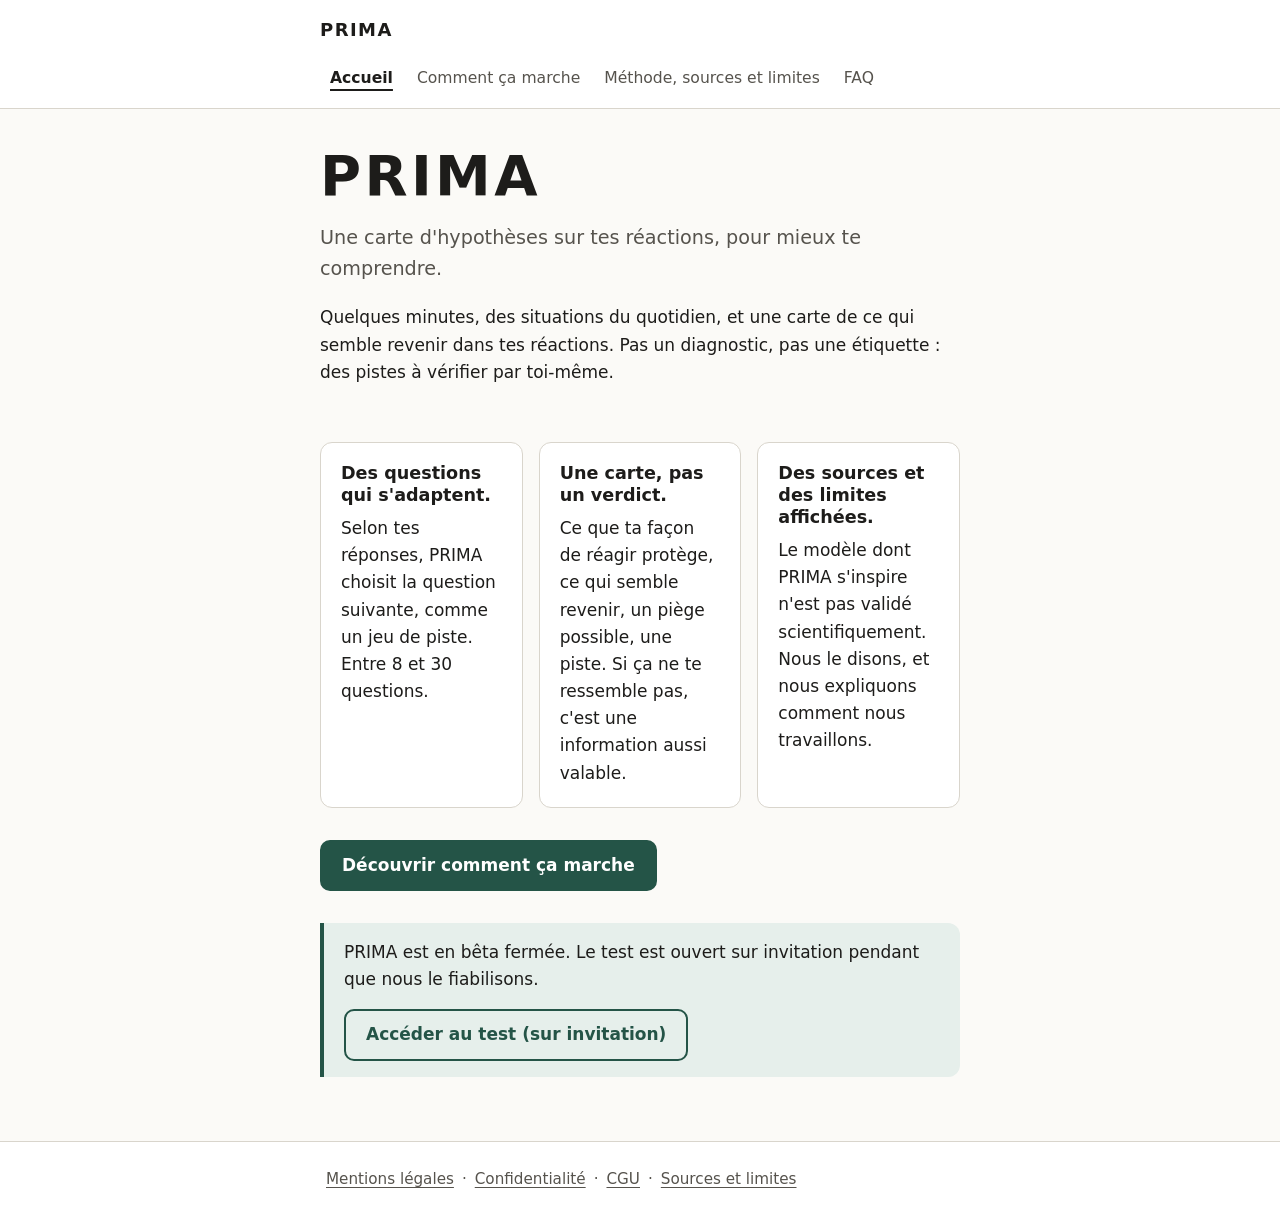
<file: index.html>
<!doctype html>
<html lang="fr">
<head>
  <meta charset="utf-8">
  <meta name="viewport" content="width=device-width, initial-scale=1">
  <meta name="robots" content="noindex, nofollow">
  <meta http-equiv="Content-Security-Policy" content="default-src 'none'; style-src 'self'; img-src 'self'; base-uri 'self'; form-action 'none'">
  <meta name="referrer" content="no-referrer">
  <title>PRIMA – Une carte d'hypothèses sur tes réactions</title>
  <meta name="description" content="PRIMA : une carte d'hypothèses sur tes réactions, pour mieux te comprendre. Pas un diagnostic.">
  <link rel="icon" href="assets/favicon.svg" type="image/svg+xml">
  <link rel="stylesheet" href="assets/style.css">
</head>
<body>
  <a class="skip" href="#contenu">Aller au contenu</a>
  <header class="site-header">
    <div class="wrap">
      <a class="brand" href="./">PRIMA</a>
      <nav class="main-nav" aria-label="Navigation principale">
        <ul>
          <li><a href="./" aria-current="page">Accueil</a></li>
          <li><a href="comment-ca-marche/">Comment ça marche</a></li>
          <li><a href="methode-sources-limites/">Méthode, sources et limites</a></li>
          <li><a href="faq/">FAQ</a></li>
        </ul>
      </nav>
    </div>
  </header>
  <main id="contenu" tabindex="-1">
    <div class="wrap">

      <section class="hero" aria-labelledby="titre">
        <h1 id="titre">PRIMA</h1>
        <p class="lede">Une carte d'hypothèses sur tes réactions, pour mieux te comprendre.</p>
        <p>Quelques minutes, des situations du quotidien, et une carte de ce qui semble revenir dans tes réactions. Pas un diagnostic, pas une étiquette : des pistes à vérifier par toi-même.</p>
      </section>

      <ul class="cards">
        <li class="card">
          <h2>Des questions qui s'adaptent.</h2>
          <p>Selon tes réponses, PRIMA choisit la question suivante, comme un jeu de piste. Entre 8 et 30 questions.</p>
        </li>
        <li class="card">
          <h2>Une carte, pas un verdict.</h2>
          <p>Ce que ta façon de réagir protège, ce qui semble revenir, un piège possible, une piste. Si ça ne te ressemble pas, c'est une information aussi valable.</p>
        </li>
        <li class="card">
          <h2>Des sources et des limites affichées.</h2>
          <p>Le modèle dont PRIMA s'inspire n'est pas validé scientifiquement. Nous le disons, et nous expliquons comment nous travaillons.</p>
        </li>
      </ul>

      <div class="actions">
        <a class="btn btn-primary" href="comment-ca-marche/">Découvrir comment ça marche</a>
      </div>

      <aside class="status" aria-label="État du projet">
        <p>PRIMA est en bêta fermée. Le test est ouvert sur invitation pendant que nous le fiabilisons.</p>
        <a class="btn btn-secondary" href="https://prima-passation-web.onrender.com" rel="noopener noreferrer">Accéder au test (sur invitation)</a>
      </aside>
    </div>
  </main>
  <footer class="site-footer">
    <nav class="wrap" aria-label="Pied de page">
      <ul>
        <li><a href="mentions-legales/">Mentions légales</a></li>
        <li><a href="confidentialite/">Confidentialité</a></li>
        <li><a href="cgu/">CGU</a></li>
        <li><a href="methode-sources-limites/">Sources et limites</a></li>
      </ul>
    </nav>
  </footer>
</body>
</html>
</file>
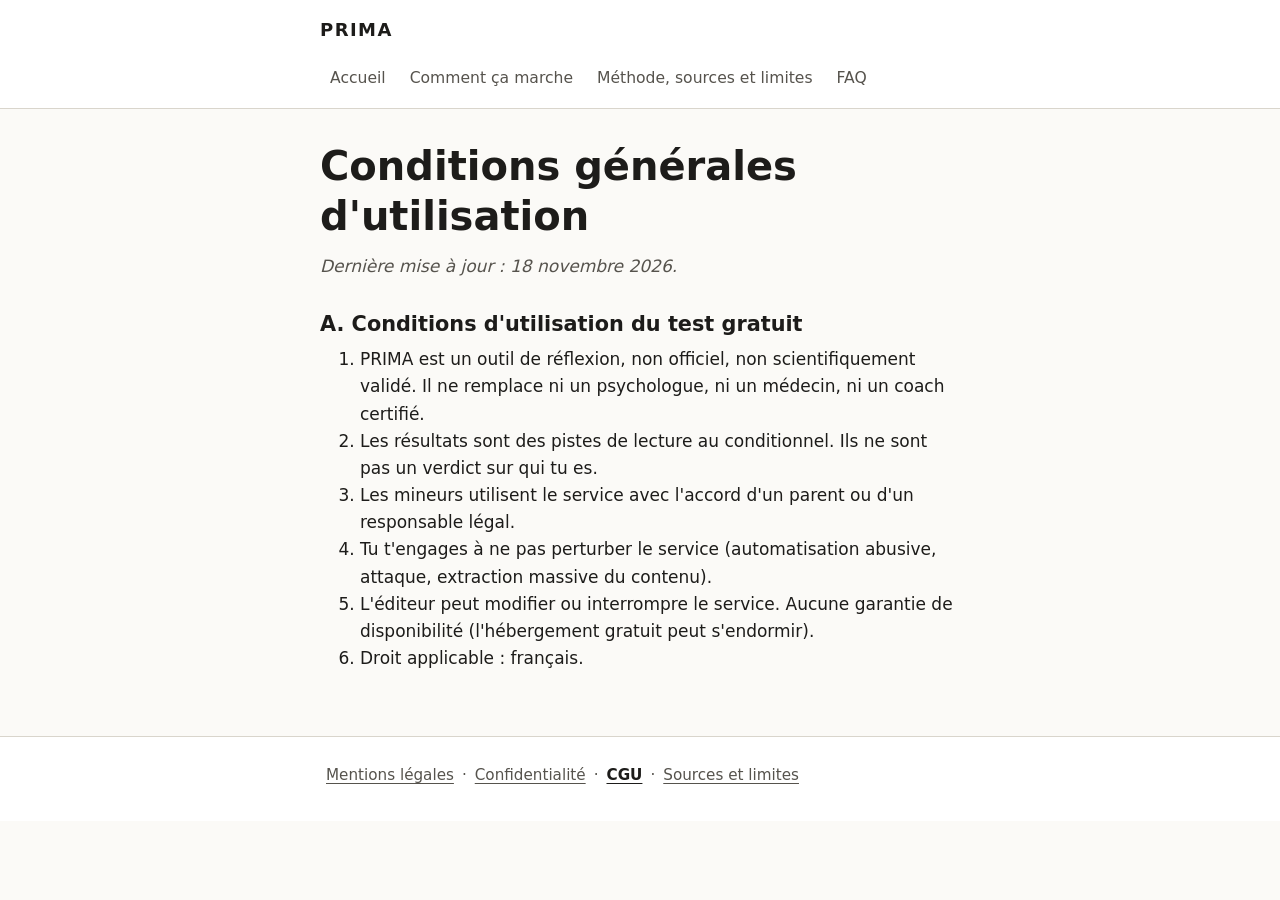
<file: cgu/index.html>
<!doctype html>
<html lang="fr">
<head>
  <meta charset="utf-8">
  <meta name="viewport" content="width=device-width, initial-scale=1">
  <meta name="robots" content="noindex, nofollow">
  <meta http-equiv="Content-Security-Policy" content="default-src 'none'; style-src 'self'; img-src 'self'; base-uri 'self'; form-action 'none'">
  <meta name="referrer" content="no-referrer">
  <title>Conditions générales d'utilisation – PRIMA</title>
  <meta name="description" content="PRIMA : une carte d'hypothèses sur tes réactions, pour mieux te comprendre. Pas un diagnostic.">
  <link rel="icon" href="../assets/favicon.svg" type="image/svg+xml">
  <link rel="stylesheet" href="../assets/style.css">
</head>
<body>
  <a class="skip" href="#contenu">Aller au contenu</a>
  <header class="site-header">
    <div class="wrap">
      <a class="brand" href="../">PRIMA</a>
      <nav class="main-nav" aria-label="Navigation principale">
        <ul>
          <li><a href="../">Accueil</a></li>
          <li><a href="../comment-ca-marche/">Comment ça marche</a></li>
          <li><a href="../methode-sources-limites/">Méthode, sources et limites</a></li>
          <li><a href="../faq/">FAQ</a></li>
        </ul>
      </nav>
    </div>
  </header>
  <main id="contenu" tabindex="-1">
    <div class="wrap">

      <h1>Conditions générales d'utilisation</h1>
      <p class="meta">Dernière mise à jour : 18 novembre 2026.</p>

      <h2>A. Conditions d'utilisation du test gratuit</h2>
      <ol>
        <li>PRIMA est un outil de réflexion, non officiel, non scientifiquement validé. Il ne remplace ni un psychologue, ni un médecin, ni un coach certifié.</li>
        <li>Les résultats sont des pistes de lecture au conditionnel. Ils ne sont pas un verdict sur qui tu es.</li>
        <li>Les mineurs utilisent le service avec l'accord d'un parent ou d'un responsable légal.</li>
        <li>Tu t'engages à ne pas perturber le service (automatisation abusive, attaque, extraction massive du contenu).</li>
        <li>L'éditeur peut modifier ou interrompre le service. Aucune garantie de disponibilité (l'hébergement gratuit peut s'endormir).</li>
        <li>Droit applicable : français.</li>
      </ol>
    </div>
  </main>
  <footer class="site-footer">
    <nav class="wrap" aria-label="Pied de page">
      <ul>
        <li><a href="../mentions-legales/">Mentions légales</a></li>
        <li><a href="../confidentialite/">Confidentialité</a></li>
        <li><a href="../cgu/" aria-current="page">CGU</a></li>
        <li><a href="../methode-sources-limites/">Sources et limites</a></li>
      </ul>
    </nav>
  </footer>
</body>
</html>
</file>
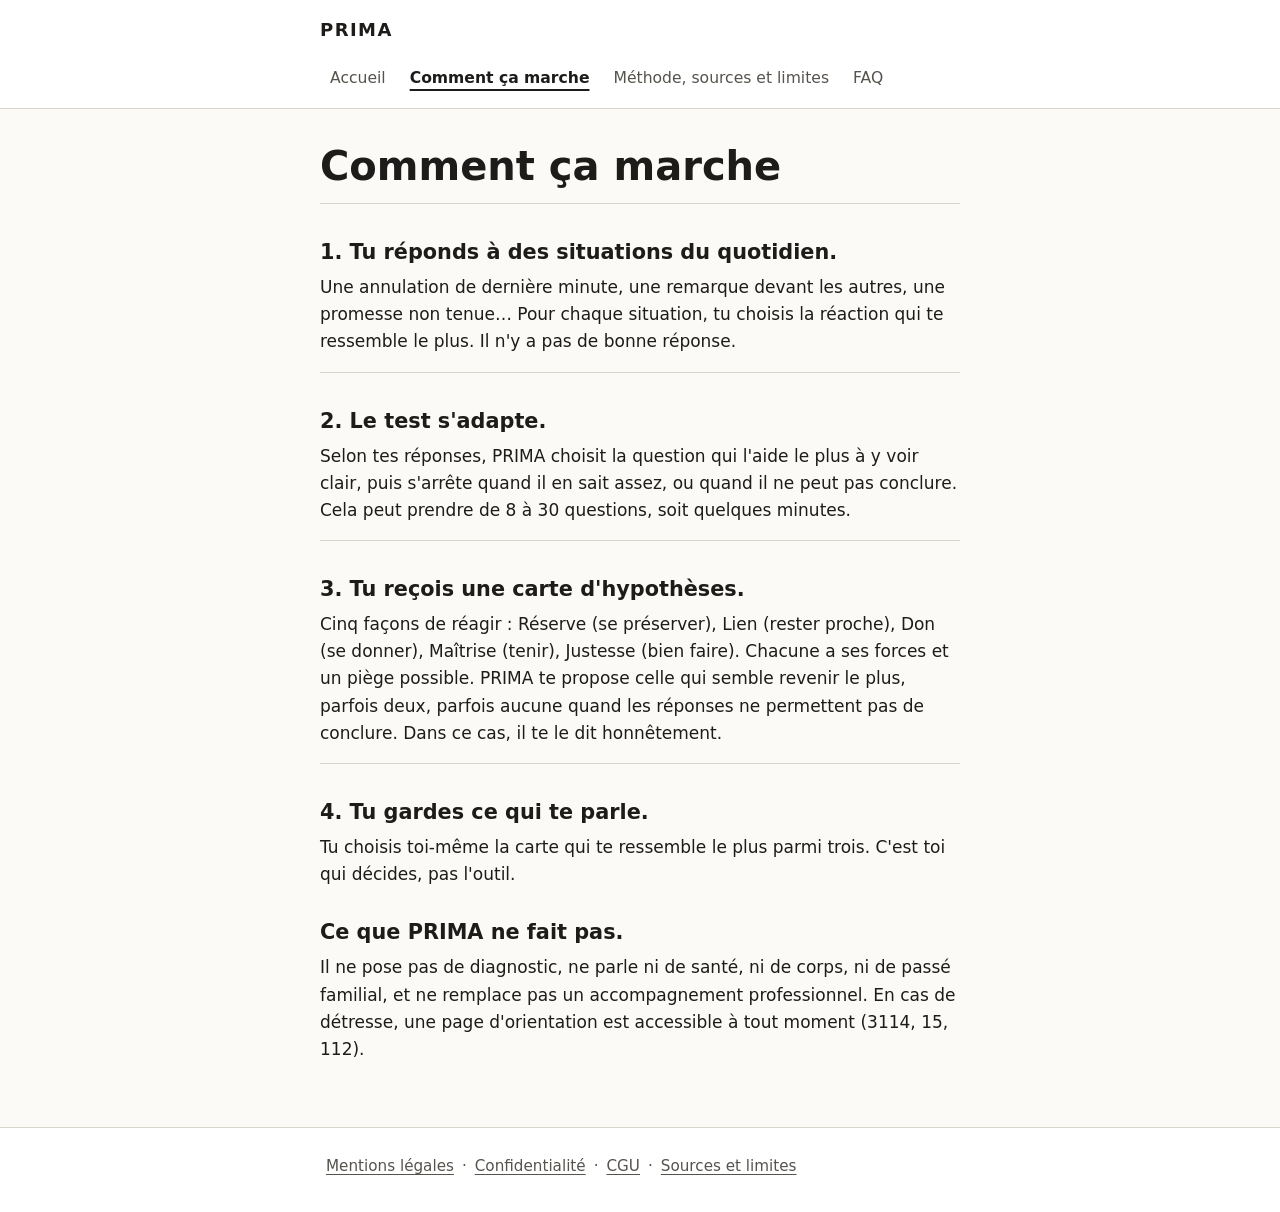
<file: comment-ca-marche/index.html>
<!doctype html>
<html lang="fr">
<head>
  <meta charset="utf-8">
  <meta name="viewport" content="width=device-width, initial-scale=1">
  <meta name="robots" content="noindex, nofollow">
  <meta http-equiv="Content-Security-Policy" content="default-src 'none'; style-src 'self'; img-src 'self'; base-uri 'self'; form-action 'none'">
  <meta name="referrer" content="no-referrer">
  <title>Comment ça marche – PRIMA</title>
  <meta name="description" content="PRIMA : une carte d'hypothèses sur tes réactions, pour mieux te comprendre. Pas un diagnostic.">
  <link rel="icon" href="../assets/favicon.svg" type="image/svg+xml">
  <link rel="stylesheet" href="../assets/style.css">
</head>
<body>
  <a class="skip" href="#contenu">Aller au contenu</a>
  <header class="site-header">
    <div class="wrap">
      <a class="brand" href="../">PRIMA</a>
      <nav class="main-nav" aria-label="Navigation principale">
        <ul>
          <li><a href="../">Accueil</a></li>
          <li><a href="../comment-ca-marche/" aria-current="page">Comment ça marche</a></li>
          <li><a href="../methode-sources-limites/">Méthode, sources et limites</a></li>
          <li><a href="../faq/">FAQ</a></li>
        </ul>
      </nav>
    </div>
  </header>
  <main id="contenu" tabindex="-1">
    <div class="wrap">

      <h1>Comment ça marche</h1>
      <ol class="steps">
        <li>
          <h2>1. Tu réponds à des situations du quotidien.</h2>
          <p>Une annulation de dernière minute, une remarque devant les autres, une promesse non tenue… Pour chaque situation, tu choisis la réaction qui te ressemble le plus. Il n'y a pas de bonne réponse.</p>
        </li>
        <li>
          <h2>2. Le test s'adapte.</h2>
          <p>Selon tes réponses, PRIMA choisit la question qui l'aide le plus à y voir clair, puis s'arrête quand il en sait assez, ou quand il ne peut pas conclure. Cela peut prendre de 8 à 30 questions, soit quelques minutes.</p>
        </li>
        <li>
          <h2>3. Tu reçois une carte d'hypothèses.</h2>
          <p>Cinq façons de réagir : Réserve (se préserver), Lien (rester proche), Don (se donner), Maîtrise (tenir), Justesse (bien faire). Chacune a ses forces et un piège possible. PRIMA te propose celle qui semble revenir le plus, parfois deux, parfois aucune quand les réponses ne permettent pas de conclure. Dans ce cas, il te le dit honnêtement.</p>
        </li>
        <li>
          <h2>4. Tu gardes ce qui te parle.</h2>
          <p>Tu choisis toi-même la carte qui te ressemble le plus parmi trois. C'est toi qui décides, pas l'outil.</p>
        </li>
      </ol>

      <h2>Ce que PRIMA ne fait pas.</h2>
      <p>Il ne pose pas de diagnostic, ne parle ni de santé, ni de corps, ni de passé familial, et ne remplace pas un accompagnement professionnel. En cas de détresse, une page d'orientation est accessible à tout moment (3114, 15, 112).</p>
    </div>
  </main>
  <footer class="site-footer">
    <nav class="wrap" aria-label="Pied de page">
      <ul>
        <li><a href="../mentions-legales/">Mentions légales</a></li>
        <li><a href="../confidentialite/">Confidentialité</a></li>
        <li><a href="../cgu/">CGU</a></li>
        <li><a href="../methode-sources-limites/">Sources et limites</a></li>
      </ul>
    </nav>
  </footer>
</body>
</html>
</file>
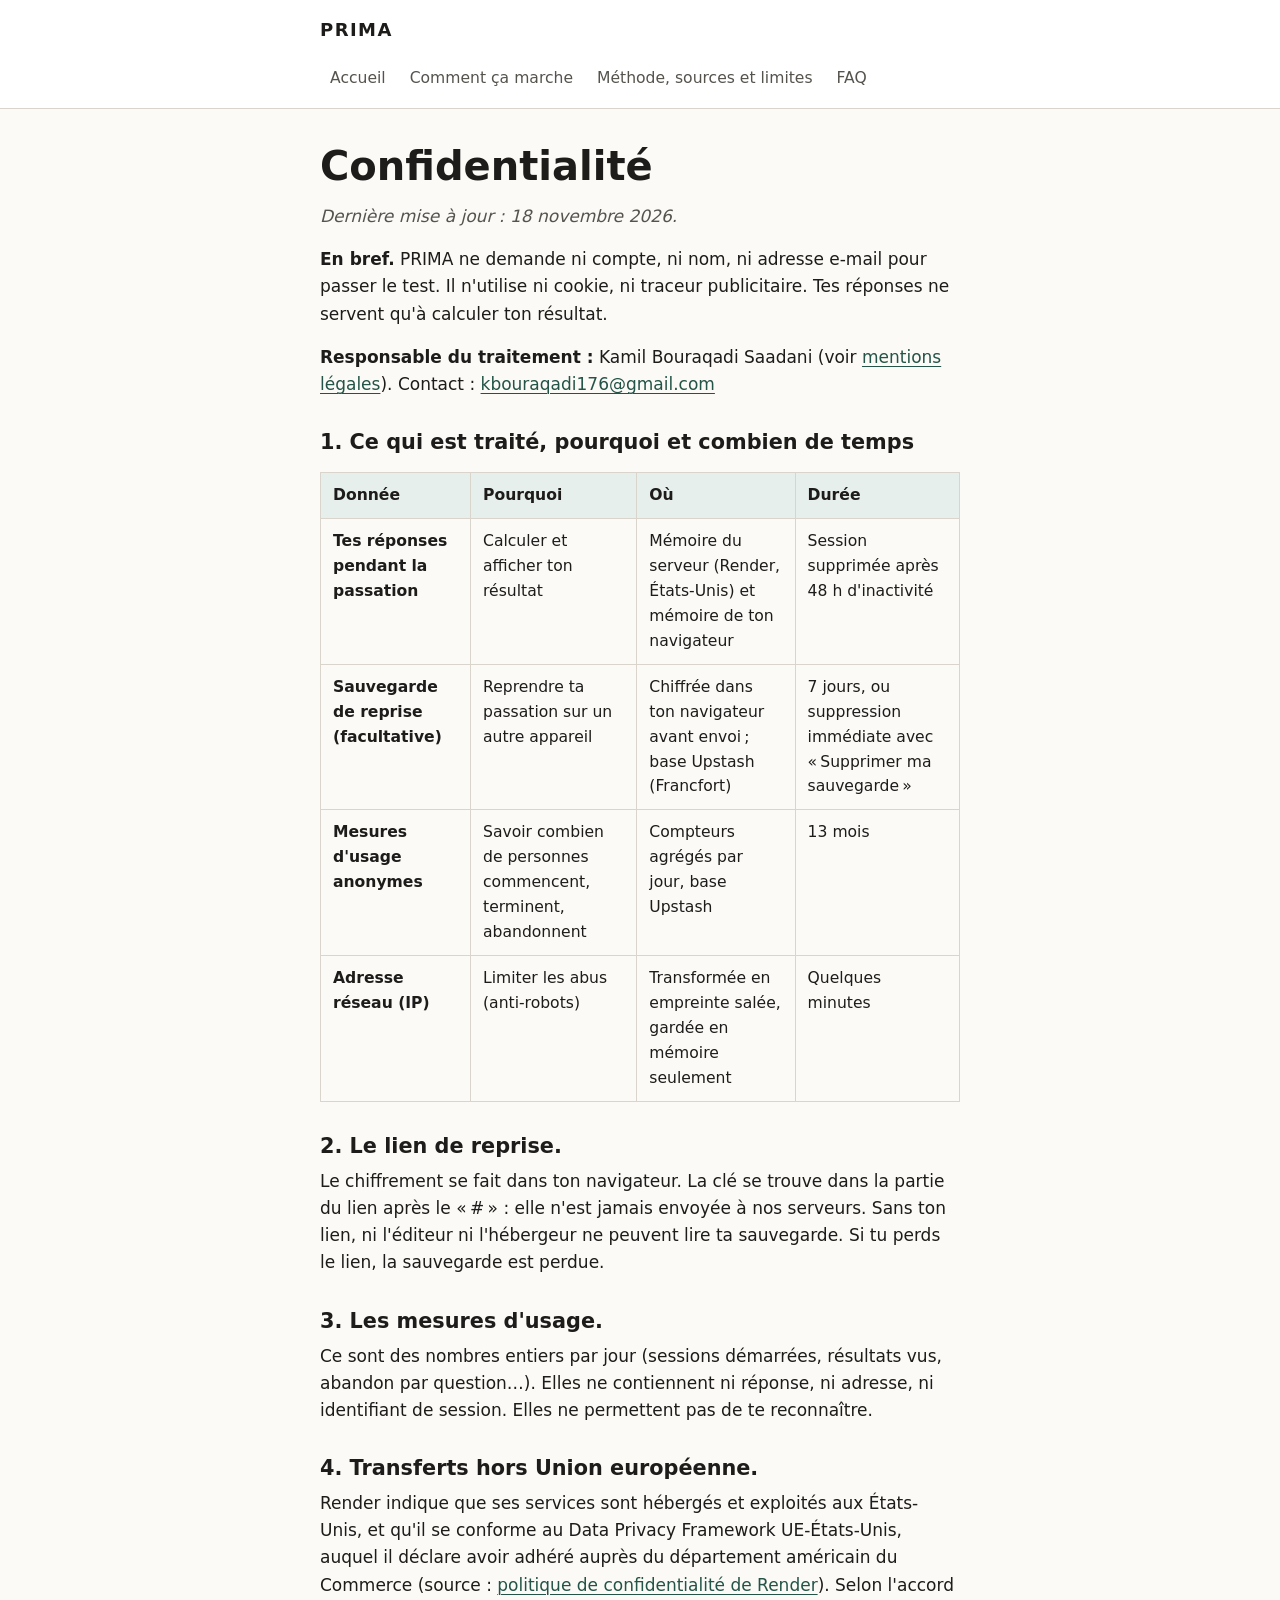
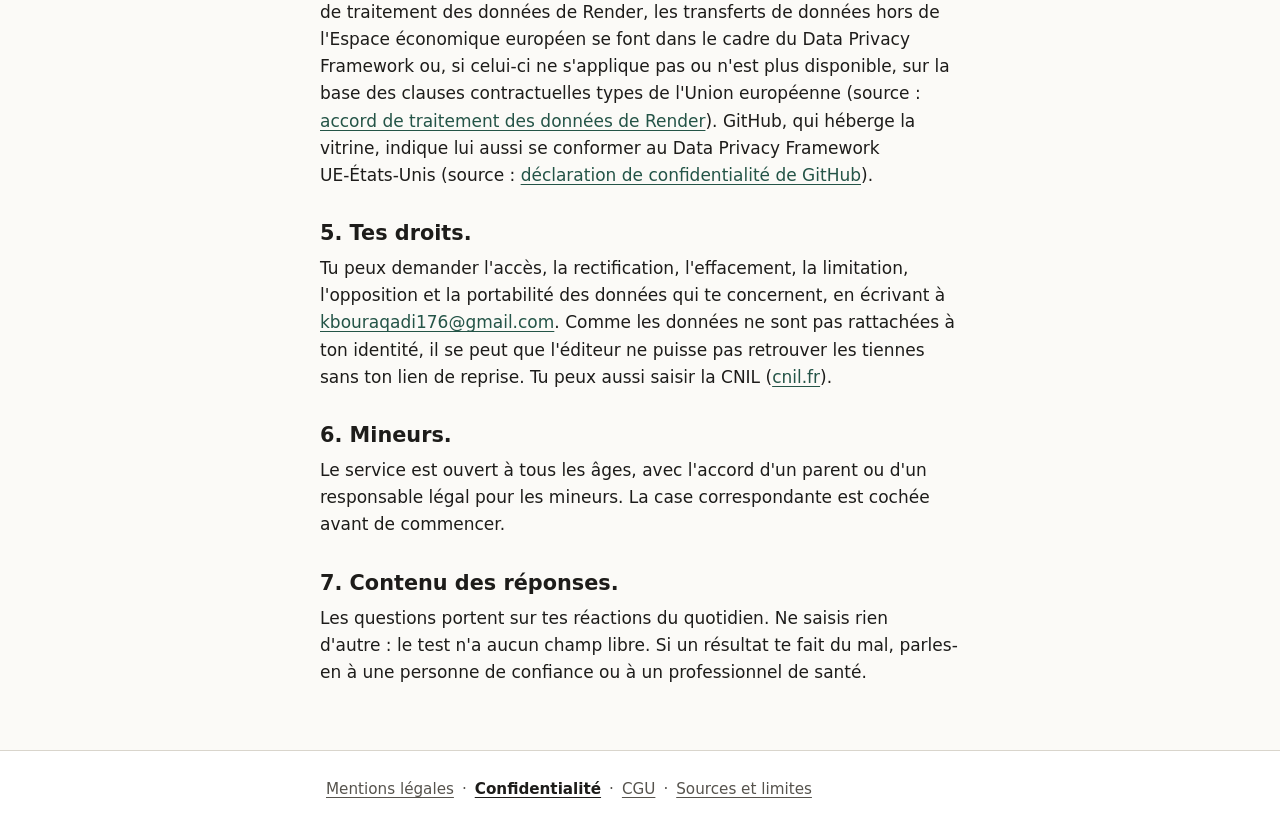
<file: confidentialite/index.html>
<!doctype html>
<html lang="fr">
<head>
  <meta charset="utf-8">
  <meta name="viewport" content="width=device-width, initial-scale=1">
  <meta name="robots" content="noindex, nofollow">
  <meta http-equiv="Content-Security-Policy" content="default-src 'none'; style-src 'self'; img-src 'self'; base-uri 'self'; form-action 'none'">
  <meta name="referrer" content="no-referrer">
  <title>Confidentialité – PRIMA</title>
  <meta name="description" content="PRIMA : une carte d'hypothèses sur tes réactions, pour mieux te comprendre. Pas un diagnostic.">
  <link rel="icon" href="../assets/favicon.svg" type="image/svg+xml">
  <link rel="stylesheet" href="../assets/style.css">
</head>
<body>
  <a class="skip" href="#contenu">Aller au contenu</a>
  <header class="site-header">
    <div class="wrap">
      <a class="brand" href="../">PRIMA</a>
      <nav class="main-nav" aria-label="Navigation principale">
        <ul>
          <li><a href="../">Accueil</a></li>
          <li><a href="../comment-ca-marche/">Comment ça marche</a></li>
          <li><a href="../methode-sources-limites/">Méthode, sources et limites</a></li>
          <li><a href="../faq/">FAQ</a></li>
        </ul>
      </nav>
    </div>
  </header>
  <main id="contenu" tabindex="-1">
    <div class="wrap">

      <h1>Confidentialité</h1>
      <p class="meta">Dernière mise à jour : 18 novembre 2026.</p>

      <p><strong>En bref.</strong> PRIMA ne demande ni compte, ni nom, ni adresse e-mail pour passer le test. Il n'utilise ni cookie, ni traceur publicitaire. Tes réponses ne servent qu'à calculer ton résultat.</p>

      <p><strong>Responsable du traitement :</strong> Kamil Bouraqadi Saadani (voir <a href="../mentions-legales/">mentions légales</a>). Contact : <a href="mailto:kbouraqadi176@gmail.com">kbouraqadi176@gmail.com</a></p>

      <h2>1. Ce qui est traité, pourquoi et combien de temps</h2>
      <table>
        <thead><tr><th scope="col">Donnée</th><th scope="col">Pourquoi</th><th scope="col">Où</th><th scope="col">Durée</th></tr></thead>
        <tbody>
          <tr><th scope="row">Tes réponses pendant la passation</th><td data-label="Pourquoi">Calculer et afficher ton résultat</td><td data-label="Où">Mémoire du serveur (Render, États-Unis) et mémoire de ton navigateur</td><td data-label="Durée">Session supprimée après 48 h d'inactivité</td></tr>
          <tr><th scope="row">Sauvegarde de reprise (facultative)</th><td data-label="Pourquoi">Reprendre ta passation sur un autre appareil</td><td data-label="Où">Chiffrée dans ton navigateur avant envoi ; base Upstash (Francfort)</td><td data-label="Durée">7 jours, ou suppression immédiate avec « Supprimer ma sauvegarde »</td></tr>
          <tr><th scope="row">Mesures d'usage anonymes</th><td data-label="Pourquoi">Savoir combien de personnes commencent, terminent, abandonnent</td><td data-label="Où">Compteurs agrégés par jour, base Upstash</td><td data-label="Durée">13 mois</td></tr>
          <tr><th scope="row">Adresse réseau (IP)</th><td data-label="Pourquoi">Limiter les abus (anti-robots)</td><td data-label="Où">Transformée en empreinte salée, gardée en mémoire seulement</td><td data-label="Durée">Quelques minutes</td></tr>
        </tbody>
      </table>

      <h2>2. Le lien de reprise.</h2>
      <p>Le chiffrement se fait dans ton navigateur. La clé se trouve dans la partie du lien après le « # » : elle n'est jamais envoyée à nos serveurs. Sans ton lien, ni l'éditeur ni l'hébergeur ne peuvent lire ta sauvegarde. Si tu perds le lien, la sauvegarde est perdue.</p>

      <h2>3. Les mesures d'usage.</h2>
      <p>Ce sont des nombres entiers par jour (sessions démarrées, résultats vus, abandon par question…). Elles ne contiennent ni réponse, ni adresse, ni identifiant de session. Elles ne permettent pas de te reconnaître.</p>

      <!-- BLOC MASQUÉ « collecte anonyme avec consentement » (à rendre visible après validation du fondateur) :
      <p>Si tu coches la case prévue avant le test, tes réponses sont enregistrées de façon anonyme (sans nom, e-mail ni adresse IP) pour améliorer PRIMA. Comme elles ne sont reliées à aucune identité, il n'est pas possible de les retrouver ou de les supprimer ensuite. Si tu ne coches pas la case, rien n'est enregistré.</p>
      -->

      <!-- MASQUÉ jusqu'à l'ouverture de la vente (remettre à la place de ce commentaire) :
      <h2>4. Paiement (à compléter à l'ouverture de la vente).</h2>
      <p><span class="a-completer">[⚠ Le paiement sera traité par Stripe, qui est responsable de ses propres traitements. L'éditeur ne voit ni ne conserve ton numéro de carte. Il conserve les données de facturation le temps imposé par la loi.]</span></p>
      -->

      <h2>4. Transferts hors Union européenne.</h2>
      <p>Render indique que ses services sont hébergés et exploités aux États-Unis, et qu'il se conforme au Data Privacy Framework UE-États-Unis, auquel il déclare avoir adhéré auprès du département américain du Commerce (source : <a href="https://render.com/privacy" rel="noopener noreferrer">politique de confidentialité de Render</a>). Selon l'accord de traitement des données de Render, les transferts de données hors de l'Espace économique européen se font dans le cadre du Data Privacy Framework ou, si celui-ci ne s'applique pas ou n'est plus disponible, sur la base des clauses contractuelles types de l'Union européenne (source : <a href="https://render.com/dpa" rel="noopener noreferrer">accord de traitement des données de Render</a>). GitHub, qui héberge la vitrine, indique lui aussi se conformer au Data Privacy Framework UE-États-Unis (source : <a href="https://docs.github.com/en/site-policy/privacy-policies/github-general-privacy-statement" rel="noopener noreferrer">déclaration de confidentialité de GitHub</a>).</p>

      <h2>5. Tes droits.</h2>
      <p>Tu peux demander l'accès, la rectification, l'effacement, la limitation, l'opposition et la portabilité des données qui te concernent, en écrivant à <a href="mailto:kbouraqadi176@gmail.com">kbouraqadi176@gmail.com</a>. Comme les données ne sont pas rattachées à ton identité, il se peut que l'éditeur ne puisse pas retrouver les tiennes sans ton lien de reprise. Tu peux aussi saisir la CNIL (<a href="https://www.cnil.fr" rel="noopener noreferrer">cnil.fr</a>).</p>

      <h2>6. Mineurs.</h2>
      <p>Le service est ouvert à tous les âges, avec l'accord d'un parent ou d'un responsable légal pour les mineurs. La case correspondante est cochée avant de commencer.</p>

      <h2>7. Contenu des réponses.</h2>
      <p>Les questions portent sur tes réactions du quotidien. Ne saisis rien d'autre : le test n'a aucun champ libre. Si un résultat te fait du mal, parles-en à une personne de confiance ou à un professionnel de santé.</p>
    </div>
  </main>
  <footer class="site-footer">
    <nav class="wrap" aria-label="Pied de page">
      <ul>
        <li><a href="../mentions-legales/">Mentions légales</a></li>
        <li><a href="../confidentialite/" aria-current="page">Confidentialité</a></li>
        <li><a href="../cgu/">CGU</a></li>
        <li><a href="../methode-sources-limites/">Sources et limites</a></li>
      </ul>
    </nav>
  </footer>
</body>
</html>
</file>
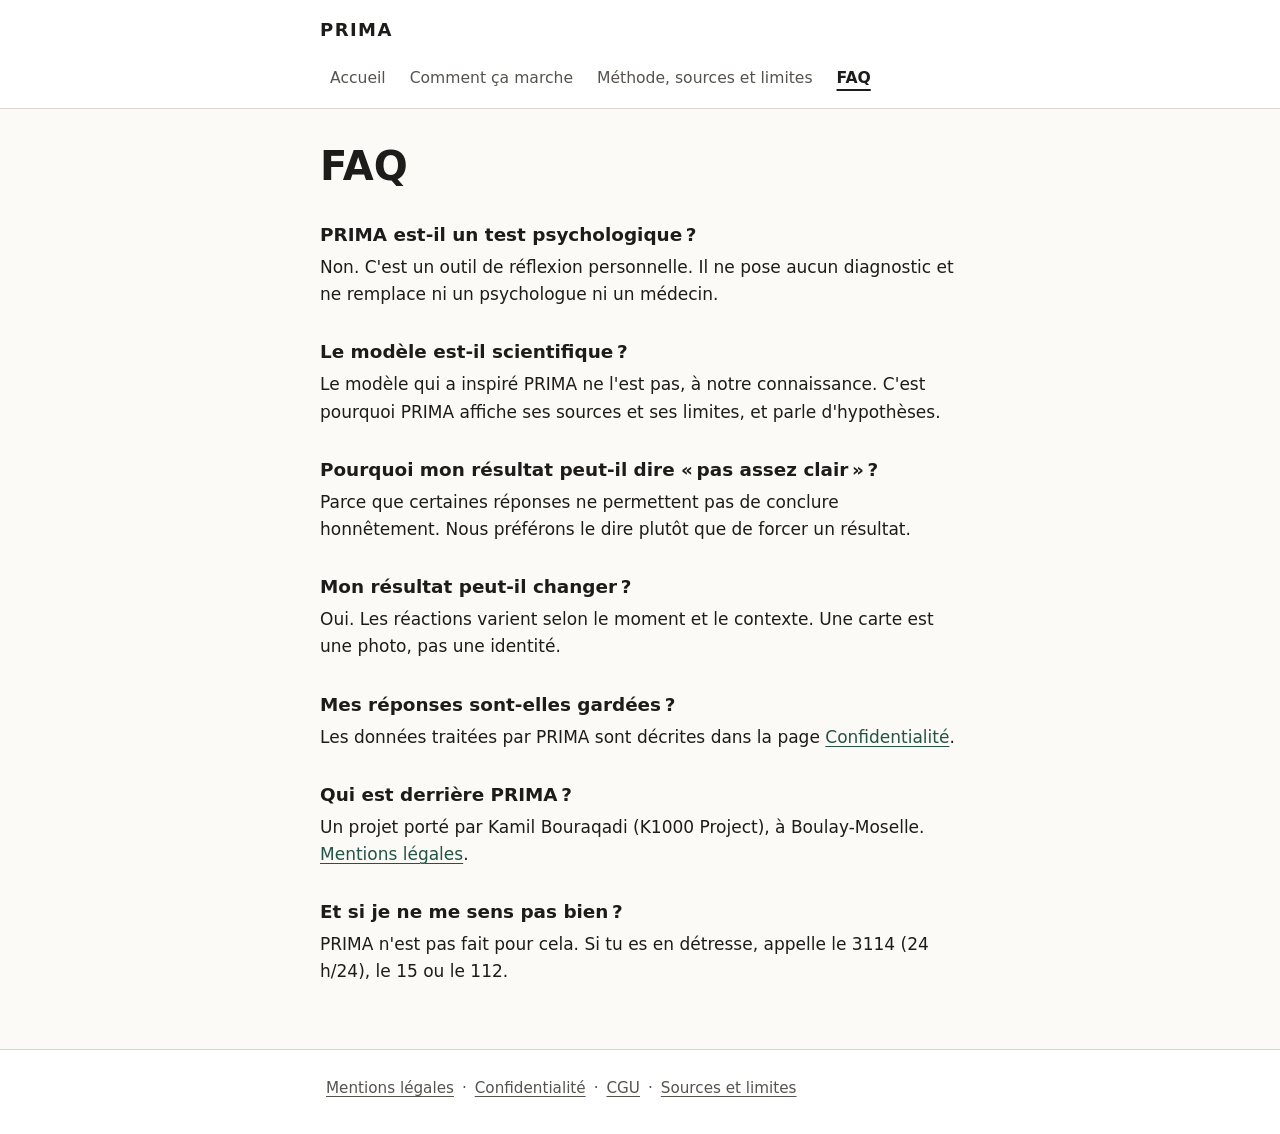
<file: faq/index.html>
<!doctype html>
<html lang="fr">
<head>
  <meta charset="utf-8">
  <meta name="viewport" content="width=device-width, initial-scale=1">
  <meta name="robots" content="noindex, nofollow">
  <meta http-equiv="Content-Security-Policy" content="default-src 'none'; style-src 'self'; img-src 'self'; base-uri 'self'; form-action 'none'">
  <meta name="referrer" content="no-referrer">
  <title>FAQ – PRIMA</title>
  <meta name="description" content="PRIMA : une carte d'hypothèses sur tes réactions, pour mieux te comprendre. Pas un diagnostic.">
  <link rel="icon" href="../assets/favicon.svg" type="image/svg+xml">
  <link rel="stylesheet" href="../assets/style.css">
</head>
<body>
  <a class="skip" href="#contenu">Aller au contenu</a>
  <header class="site-header">
    <div class="wrap">
      <a class="brand" href="../">PRIMA</a>
      <nav class="main-nav" aria-label="Navigation principale">
        <ul>
          <li><a href="../">Accueil</a></li>
          <li><a href="../comment-ca-marche/">Comment ça marche</a></li>
          <li><a href="../methode-sources-limites/">Méthode, sources et limites</a></li>
          <li><a href="../faq/" aria-current="page">FAQ</a></li>
        </ul>
      </nav>
    </div>
  </header>
  <main id="contenu" tabindex="-1">
    <div class="wrap">

      <h1>FAQ</h1>
      <div class="faq">
        <h2>PRIMA est-il un test psychologique ?</h2>
        <p>Non. C'est un outil de réflexion personnelle. Il ne pose aucun diagnostic et ne remplace ni un psychologue ni un médecin.</p>

        <h2>Le modèle est-il scientifique ?</h2>
        <p>Le modèle qui a inspiré PRIMA ne l'est pas, à notre connaissance. C'est pourquoi PRIMA affiche ses sources et ses limites, et parle d'hypothèses.</p>

        <h2>Pourquoi mon résultat peut-il dire « pas assez clair » ?</h2>
        <p>Parce que certaines réponses ne permettent pas de conclure honnêtement. Nous préférons le dire plutôt que de forcer un résultat.</p>

        <h2>Mon résultat peut-il changer ?</h2>
        <p>Oui. Les réactions varient selon le moment et le contexte. Une carte est une photo, pas une identité.</p>

        <h2>Mes réponses sont-elles gardées ?</h2>
        <p>Les données traitées par PRIMA sont décrites dans la page <a href="../confidentialite/">Confidentialité</a>.</p>

        <h2>Qui est derrière PRIMA ?</h2>
        <p>Un projet porté par Kamil Bouraqadi (K1000 Project), à Boulay-Moselle. <a href="../mentions-legales/">Mentions légales</a>.</p>

        <h2>Et si je ne me sens pas bien ?</h2>
        <p>PRIMA n'est pas fait pour cela. Si tu es en détresse, appelle le 3114 (24 h/24), le 15 ou le 112.</p>
      </div>
    </div>
  </main>
  <footer class="site-footer">
    <nav class="wrap" aria-label="Pied de page">
      <ul>
        <li><a href="../mentions-legales/">Mentions légales</a></li>
        <li><a href="../confidentialite/">Confidentialité</a></li>
        <li><a href="../cgu/">CGU</a></li>
        <li><a href="../methode-sources-limites/">Sources et limites</a></li>
      </ul>
    </nav>
  </footer>
</body>
</html>
</file>
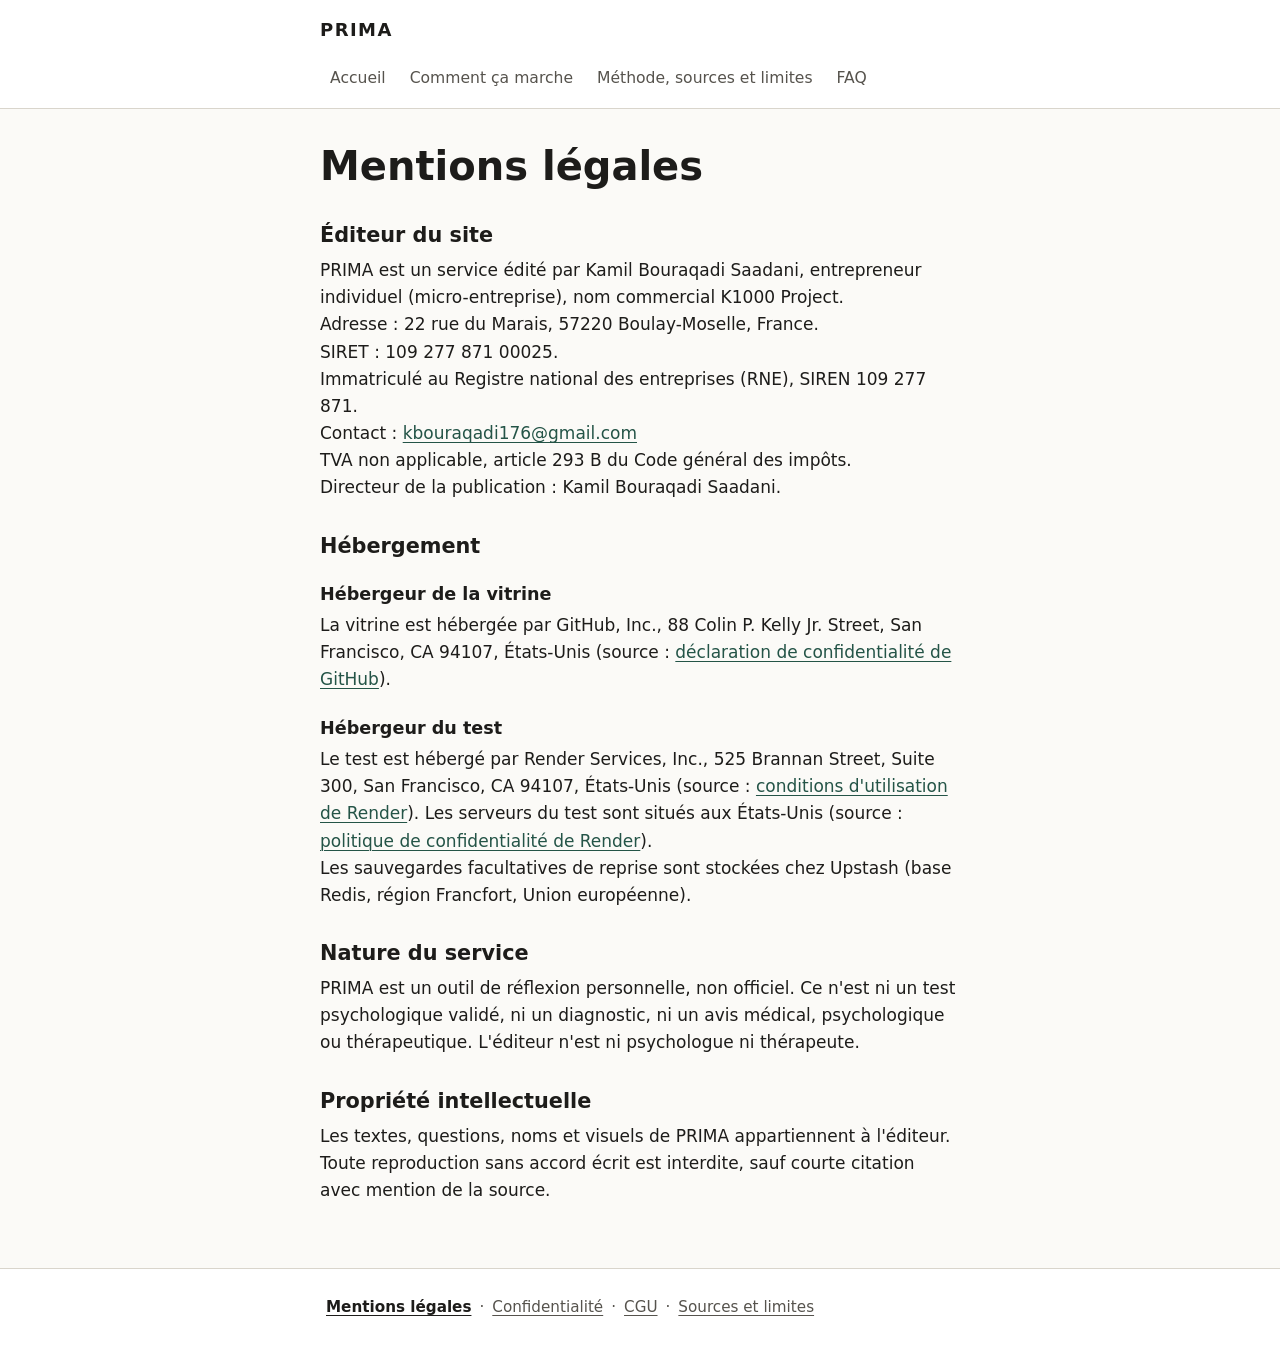
<file: mentions-legales/index.html>
<!doctype html>
<html lang="fr">
<head>
  <meta charset="utf-8">
  <meta name="viewport" content="width=device-width, initial-scale=1">
  <meta name="robots" content="noindex, nofollow">
  <meta http-equiv="Content-Security-Policy" content="default-src 'none'; style-src 'self'; img-src 'self'; base-uri 'self'; form-action 'none'">
  <meta name="referrer" content="no-referrer">
  <title>Mentions légales – PRIMA</title>
  <meta name="description" content="PRIMA : une carte d'hypothèses sur tes réactions, pour mieux te comprendre. Pas un diagnostic.">
  <link rel="icon" href="../assets/favicon.svg" type="image/svg+xml">
  <link rel="stylesheet" href="../assets/style.css">
</head>
<body>
  <a class="skip" href="#contenu">Aller au contenu</a>
  <header class="site-header">
    <div class="wrap">
      <a class="brand" href="../">PRIMA</a>
      <nav class="main-nav" aria-label="Navigation principale">
        <ul>
          <li><a href="../">Accueil</a></li>
          <li><a href="../comment-ca-marche/">Comment ça marche</a></li>
          <li><a href="../methode-sources-limites/">Méthode, sources et limites</a></li>
          <li><a href="../faq/">FAQ</a></li>
        </ul>
      </nav>
    </div>
  </header>
  <main id="contenu" tabindex="-1">
    <div class="wrap">

      <h1>Mentions légales</h1>

      <h2>Éditeur du site</h2>
      <p>PRIMA est un service édité par Kamil Bouraqadi Saadani, entrepreneur individuel (micro-entreprise), nom commercial K1000 Project.<br>
      Adresse : 22 rue du Marais, 57220 Boulay-Moselle, France.<br>
      SIRET : 109 277 871 00025.<br>
      Immatriculé au Registre national des entreprises (RNE), SIREN 109 277 871.<br>
      Contact : <a href="mailto:kbouraqadi176@gmail.com">kbouraqadi176@gmail.com</a><br>
      TVA non applicable, article 293 B du Code général des impôts.<br>
      Directeur de la publication : Kamil Bouraqadi Saadani.</p>

      <h2>Hébergement</h2>
      <h3>Hébergeur de la vitrine</h3>
      <p>La vitrine est hébergée par GitHub, Inc., 88 Colin P. Kelly Jr. Street, San Francisco, CA 94107, États-Unis (source : <a href="https://docs.github.com/en/site-policy/privacy-policies/github-general-privacy-statement" rel="noopener noreferrer">déclaration de confidentialité de GitHub</a>).</p>
      <h3>Hébergeur du test</h3>
      <p>Le test est hébergé par Render Services, Inc., 525 Brannan Street, Suite 300, San Francisco, CA 94107, États-Unis (source : <a href="https://render.com/terms" rel="noopener noreferrer">conditions d'utilisation de Render</a>). Les serveurs du test sont situés aux États-Unis (source : <a href="https://render.com/privacy" rel="noopener noreferrer">politique de confidentialité de Render</a>).<br>
      Les sauvegardes facultatives de reprise sont stockées chez Upstash (base Redis, région Francfort, Union européenne).</p>

      <h2>Nature du service</h2>
      <p>PRIMA est un outil de réflexion personnelle, non officiel. Ce n'est ni un test psychologique validé, ni un diagnostic, ni un avis médical, psychologique ou thérapeutique. L'éditeur n'est ni psychologue ni thérapeute.</p>

      <h2>Propriété intellectuelle</h2>
      <p>Les textes, questions, noms et visuels de PRIMA appartiennent à l'éditeur. Toute reproduction sans accord écrit est interdite, sauf courte citation avec mention de la source.</p>

      <!-- MASQUÉ jusqu'à l'ouverture de la vente (remettre à la place de ce commentaire) :
      <h2>Médiation de la consommation</h2>
      <p><span class="a-completer">[⚠ À compléter avant la première vente : nom et coordonnées du médiateur auquel tu adhères (obligation pour toute vente à un consommateur).]</span></p>
      -->
    </div>
  </main>
  <footer class="site-footer">
    <nav class="wrap" aria-label="Pied de page">
      <ul>
        <li><a href="../mentions-legales/" aria-current="page">Mentions légales</a></li>
        <li><a href="../confidentialite/">Confidentialité</a></li>
        <li><a href="../cgu/">CGU</a></li>
        <li><a href="../methode-sources-limites/">Sources et limites</a></li>
      </ul>
    </nav>
  </footer>
</body>
</html>
</file>
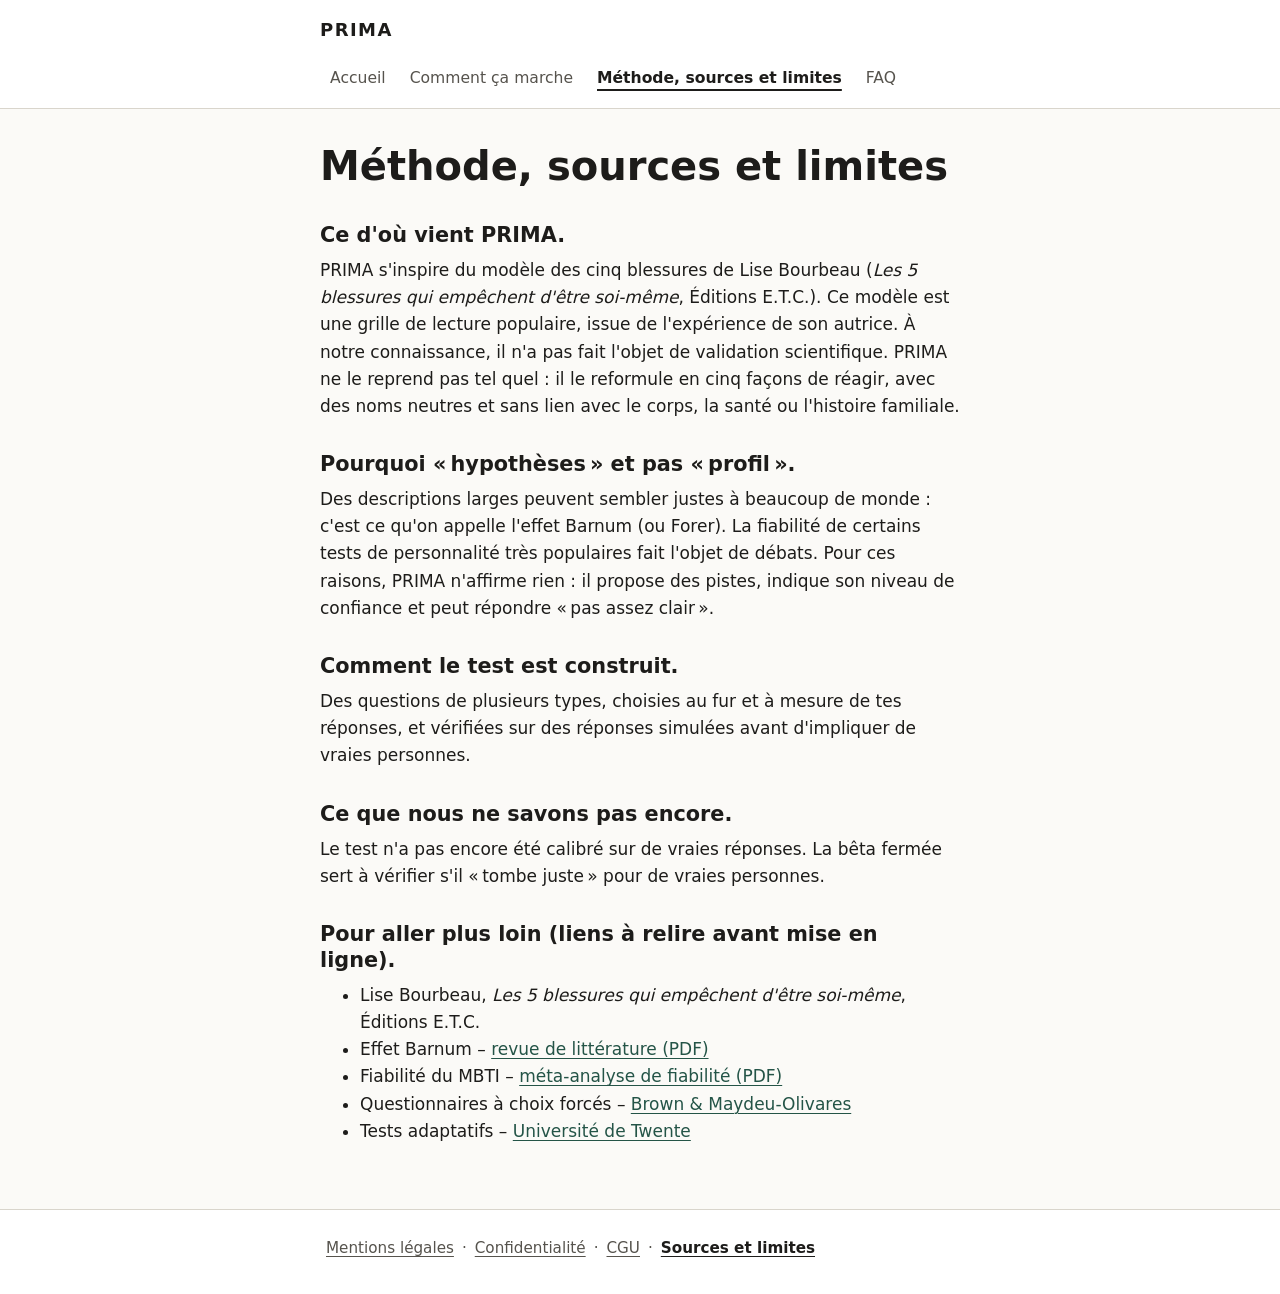
<file: methode-sources-limites/index.html>
<!doctype html>
<html lang="fr">
<head>
  <meta charset="utf-8">
  <meta name="viewport" content="width=device-width, initial-scale=1">
  <meta name="robots" content="noindex, nofollow">
  <meta http-equiv="Content-Security-Policy" content="default-src 'none'; style-src 'self'; img-src 'self'; base-uri 'self'; form-action 'none'">
  <meta name="referrer" content="no-referrer">
  <title>Méthode, sources et limites – PRIMA</title>
  <meta name="description" content="PRIMA : une carte d'hypothèses sur tes réactions, pour mieux te comprendre. Pas un diagnostic.">
  <link rel="icon" href="../assets/favicon.svg" type="image/svg+xml">
  <link rel="stylesheet" href="../assets/style.css">
</head>
<body>
  <a class="skip" href="#contenu">Aller au contenu</a>
  <header class="site-header">
    <div class="wrap">
      <a class="brand" href="../">PRIMA</a>
      <nav class="main-nav" aria-label="Navigation principale">
        <ul>
          <li><a href="../">Accueil</a></li>
          <li><a href="../comment-ca-marche/">Comment ça marche</a></li>
          <li><a href="../methode-sources-limites/" aria-current="page">Méthode, sources et limites</a></li>
          <li><a href="../faq/">FAQ</a></li>
        </ul>
      </nav>
    </div>
  </header>
  <main id="contenu" tabindex="-1">
    <div class="wrap">

      <h1>Méthode, sources et limites</h1>

      <h2>Ce d'où vient PRIMA.</h2>
      <p>PRIMA s'inspire du modèle des cinq blessures de Lise Bourbeau (<cite>Les 5 blessures qui empêchent d'être soi-même</cite>, Éditions E.T.C.). Ce modèle est une grille de lecture populaire, issue de l'expérience de son autrice. À notre connaissance, il n'a pas fait l'objet de validation scientifique. PRIMA ne le reprend pas tel quel : il le reformule en cinq façons de réagir, avec des noms neutres et sans lien avec le corps, la santé ou l'histoire familiale.</p>

      <h2>Pourquoi « hypothèses » et pas « profil ».</h2>
      <p>Des descriptions larges peuvent sembler justes à beaucoup de monde : c'est ce qu'on appelle l'effet Barnum (ou Forer). La fiabilité de certains tests de personnalité très populaires fait l'objet de débats. Pour ces raisons, PRIMA n'affirme rien : il propose des pistes, indique son niveau de confiance et peut répondre « pas assez clair ».</p>

      <h2>Comment le test est construit.</h2>
      <p>Des questions de plusieurs types, choisies au fur et à mesure de tes réponses, et vérifiées sur des réponses simulées avant d'impliquer de vraies personnes.</p>

      <h2>Ce que nous ne savons pas encore.</h2>
      <p>Le test n'a pas encore été calibré sur de vraies réponses. La bêta fermée sert à vérifier s'il « tombe juste » pour de vraies personnes.</p>

      <h2>Pour aller plus loin (liens à relire avant mise en ligne).</h2>
      <ul>
        <li>Lise Bourbeau, <cite>Les 5 blessures qui empêchent d'être soi-même</cite>, Éditions E.T.C.</li>
        <li>Effet Barnum – <a href="https://cortecs.org/wp-content/uploads/2014/12/the-barnum-effect-in-personality-assessment-a-review-of-the-literature.pdf" rel="noopener noreferrer">revue de littérature (PDF)</a></li>
        <li>Fiabilité du MBTI – <a href="https://people.wku.edu/richard.miller/MBTI%20reliability%20validity.pdf" rel="noopener noreferrer">méta-analyse de fiabilité (PDF)</a></li>
        <li>Questionnaires à choix forcés – <a href="https://kar.kent.ac.uk/29626/" rel="noopener noreferrer">Brown &amp; Maydeu-Olivares</a></li>
        <li>Tests adaptatifs – <a href="https://research.utwente.nl/en/publications/item-selection-and-ability-estimation-in-adaptive-testing/" rel="noopener noreferrer">Université de Twente</a></li>
      </ul>
    </div>
  </main>
  <footer class="site-footer">
    <nav class="wrap" aria-label="Pied de page">
      <ul>
        <li><a href="../mentions-legales/">Mentions légales</a></li>
        <li><a href="../confidentialite/">Confidentialité</a></li>
        <li><a href="../cgu/">CGU</a></li>
        <li><a href="../methode-sources-limites/" aria-current="page">Sources et limites</a></li>
      </ul>
    </nav>
  </footer>
</body>
</html>
</file>
<file: assets/style.css>
/* PRIMA – vitrine. Aucune ressource externe : polices système, aucune image distante. */
:root {
  color-scheme: light dark;
  --bg: #fbfaf7;
  --surface: #ffffff;
  --text: #1d1c1a;
  --muted: #56534d;
  --border: #d9d5cc;
  --accent: #245447;
  --accent-text: #ffffff;
  --accent-soft: #e6efeb;
  --focus: #b4441c;
  --todo-bg: #fff2c2;
  --todo-text: #4a3a00;
  --todo-border: #9a7a00;
  --radius: 12px;
  --measure: 42rem;
}
@media (prefers-color-scheme: dark) {
  :root {
    --bg: #141412;
    --surface: #1d1d1a;
    --text: #ecebe6;
    --muted: #b7b3aa;
    --border: #3a3934;
    --accent: #9fd3c0;
    --accent-text: #0f1f1a;
    --accent-soft: #1f2f2a;
    --focus: #ffb38a;
    --todo-bg: #3a3000;
    --todo-text: #ffe48a;
    --todo-border: #c9a400;
  }
}

*, *::before, *::after { box-sizing: border-box; }
html { -webkit-text-size-adjust: 100%; text-size-adjust: 100%; }
body {
  margin: 0;
  background: var(--bg);
  color: var(--text);
  font-family: system-ui, -apple-system, "Segoe UI", Roboto, "Helvetica Neue", Arial, sans-serif;
  font-size: 1.0625rem;
  line-height: 1.6;
  overflow-wrap: break-word;
}

.skip {
  position: absolute; left: 16px; top: -100px;
  background: var(--accent); color: var(--accent-text);
  padding: 10px 16px; border-radius: 8px; z-index: 10; text-decoration: none; font-weight: 600;
}
.skip:focus { top: 12px; }

:focus-visible { outline: 3px solid var(--focus); outline-offset: 3px; border-radius: 4px; }

.wrap { max-width: var(--measure); margin: 0 auto; padding: 0 16px; }

/* En-tête */
.site-header { border-bottom: 1px solid var(--border); background: var(--surface); }
.site-header .wrap { display: flex; flex-wrap: wrap; align-items: center; justify-content: space-between; gap: 4px 16px; padding-top: 8px; padding-bottom: 8px; }
.brand { font-weight: 700; letter-spacing: .08em; color: var(--text); text-decoration: none; font-size: 1.125rem; display: inline-flex; align-items: center; min-height: 44px; }
.main-nav ul { list-style: none; margin: 0; padding: 0; display: flex; flex-wrap: wrap; gap: 0 4px; }
.main-nav a {
  display: inline-flex; align-items: center; min-height: 44px; padding: 0 10px;
  color: var(--muted); text-decoration: none; border-radius: 8px; font-size: .975rem;
}
.main-nav a:hover { color: var(--text); text-decoration: underline; }
.main-nav a[aria-current="page"] { color: var(--text); font-weight: 600; text-decoration: underline; text-underline-offset: 6px; text-decoration-thickness: 2px; }

/* Contenu */
main { padding: 32px 0 48px; }
h1, h2, h3 { line-height: 1.25; }
h1 { font-size: clamp(1.75rem, 5vw, 2.5rem); margin: 0 0 12px; }
h2 { font-size: 1.3rem; margin: 2rem 0 .5rem; }
h3 { font-size: 1.1rem; margin: 1.5rem 0 .4rem; }
p, ul, ol { margin: 0 0 1rem; }
a { color: var(--accent); text-decoration-thickness: 1px; text-underline-offset: 3px; }
a:hover { text-decoration-thickness: 2px; }
.lede { font-size: 1.2rem; color: var(--muted); margin-bottom: 1.25rem; }
.meta { color: var(--muted); font-style: italic; }

.hero { padding-bottom: 8px; }
.hero h1 { font-size: clamp(2.25rem, 9vw, 3.5rem); letter-spacing: .06em; }

.cards { list-style: none; padding: 0; margin: 2rem 0; display: grid; gap: 16px; }
@media (min-width: 720px) { .cards { grid-template-columns: repeat(3, 1fr); } }
.card { background: var(--surface); border: 1px solid var(--border); border-radius: var(--radius); padding: 20px; }
.card h2 { font-size: 1.1rem; margin: 0 0 .5rem; }
.card p { margin: 0; }

.actions { display: flex; flex-wrap: wrap; gap: 12px; margin: 1.5rem 0; }
.btn {
  display: inline-flex; align-items: center; justify-content: center; text-align: center;
  min-height: 48px; padding: 10px 20px; border-radius: 10px;
  font-weight: 600; text-decoration: none; border: 2px solid var(--accent);
}
.btn-primary { background: var(--accent); color: var(--accent-text); }
.btn-primary:hover { text-decoration: underline; }
.btn-secondary { background: transparent; color: var(--accent); }
.btn-secondary:hover { background: var(--accent-soft); text-decoration: underline; }

.status {
  background: var(--accent-soft); border-left: 4px solid var(--accent);
  border-radius: 0 var(--radius) var(--radius) 0; padding: 16px 20px; margin: 2rem 0 1rem;
}
.status h2 { font-size: 1rem; margin: 0 0 .25rem; }
.status p { margin: 0 0 .75rem; }
.status .btn { margin-top: .25rem; }

.steps { list-style: none; padding: 0; counter-reset: none; }
.steps > li { border-top: 1px solid var(--border); padding-top: .25rem; }

.faq h2 { font-size: 1.15rem; }

/* Tableau (confidentialité) : en cartes sous 640 px, sans défilement horizontal */
table { width: 100%; border-collapse: collapse; margin: 1rem 0 1.5rem; font-size: .975rem; }
caption { text-align: left; color: var(--muted); padding-bottom: .5rem; }
th, td { text-align: left; vertical-align: top; padding: 10px 12px; border: 1px solid var(--border); }
thead th { background: var(--accent-soft); }
tbody th { font-weight: 600; }
@media (max-width: 640px) {
  table, thead, tbody, tr, th, td { display: block; }
  thead { position: absolute; width: 1px; height: 1px; overflow: hidden; clip: rect(0 0 0 0); white-space: nowrap; }
  tr { border: 1px solid var(--border); border-radius: var(--radius); margin-bottom: 12px; background: var(--surface); }
  th, td { border: 0; padding: 6px 14px; }
  tbody th { padding-top: 12px; font-size: 1.02rem; }
  td::before { content: attr(data-label) " : "; font-weight: 600; color: var(--muted); }
  td:last-child { padding-bottom: 12px; }
}

/* Passages à compléter ou à valider par le fondateur : laissés visibles tels quels */
.a-completer {
  background: var(--todo-bg); color: var(--todo-text);
  border: 1px dashed var(--todo-border); border-radius: 4px; padding: 0 4px;
  font-weight: 600;
}
p.a-completer, div.a-completer { display: block; padding: 10px 14px; }

/* Pied de page */
.site-footer { border-top: 1px solid var(--border); background: var(--surface); padding: 16px 0 24px; font-size: .95rem; }
.site-footer ul { list-style: none; margin: 0; padding: 0; display: flex; flex-wrap: wrap; align-items: center; }
.site-footer li + li::before { content: "·"; color: var(--muted); padding: 0 2px; }
.site-footer a { display: inline-flex; align-items: center; min-height: 44px; padding: 0 6px; color: var(--muted); }
.site-footer a:hover { color: var(--text); }
.site-footer a[aria-current="page"] { color: var(--text); font-weight: 600; }

@media (prefers-reduced-motion: reduce) { * { transition: none !important; animation: none !important; } }
@media print { .site-header nav, .skip, .actions { display: none; } body { background: #fff; color: #000; } }
</file>
